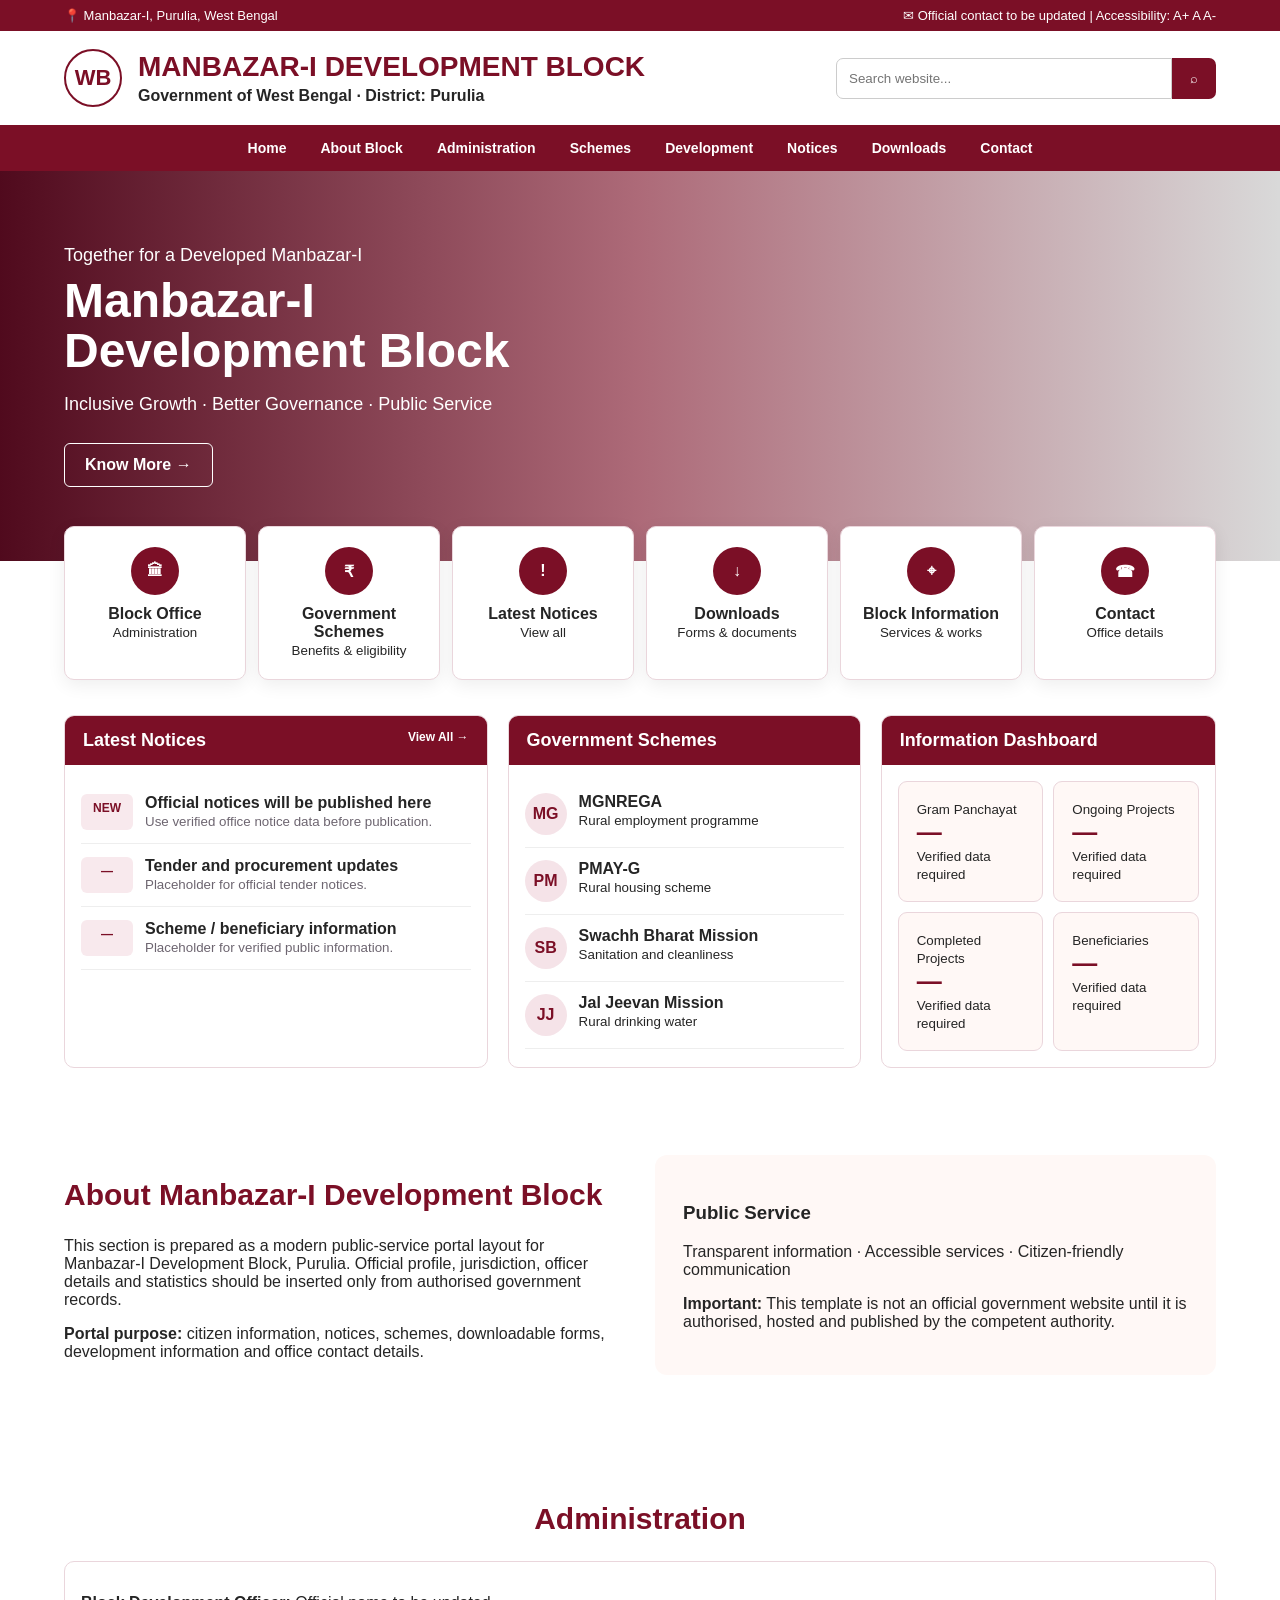
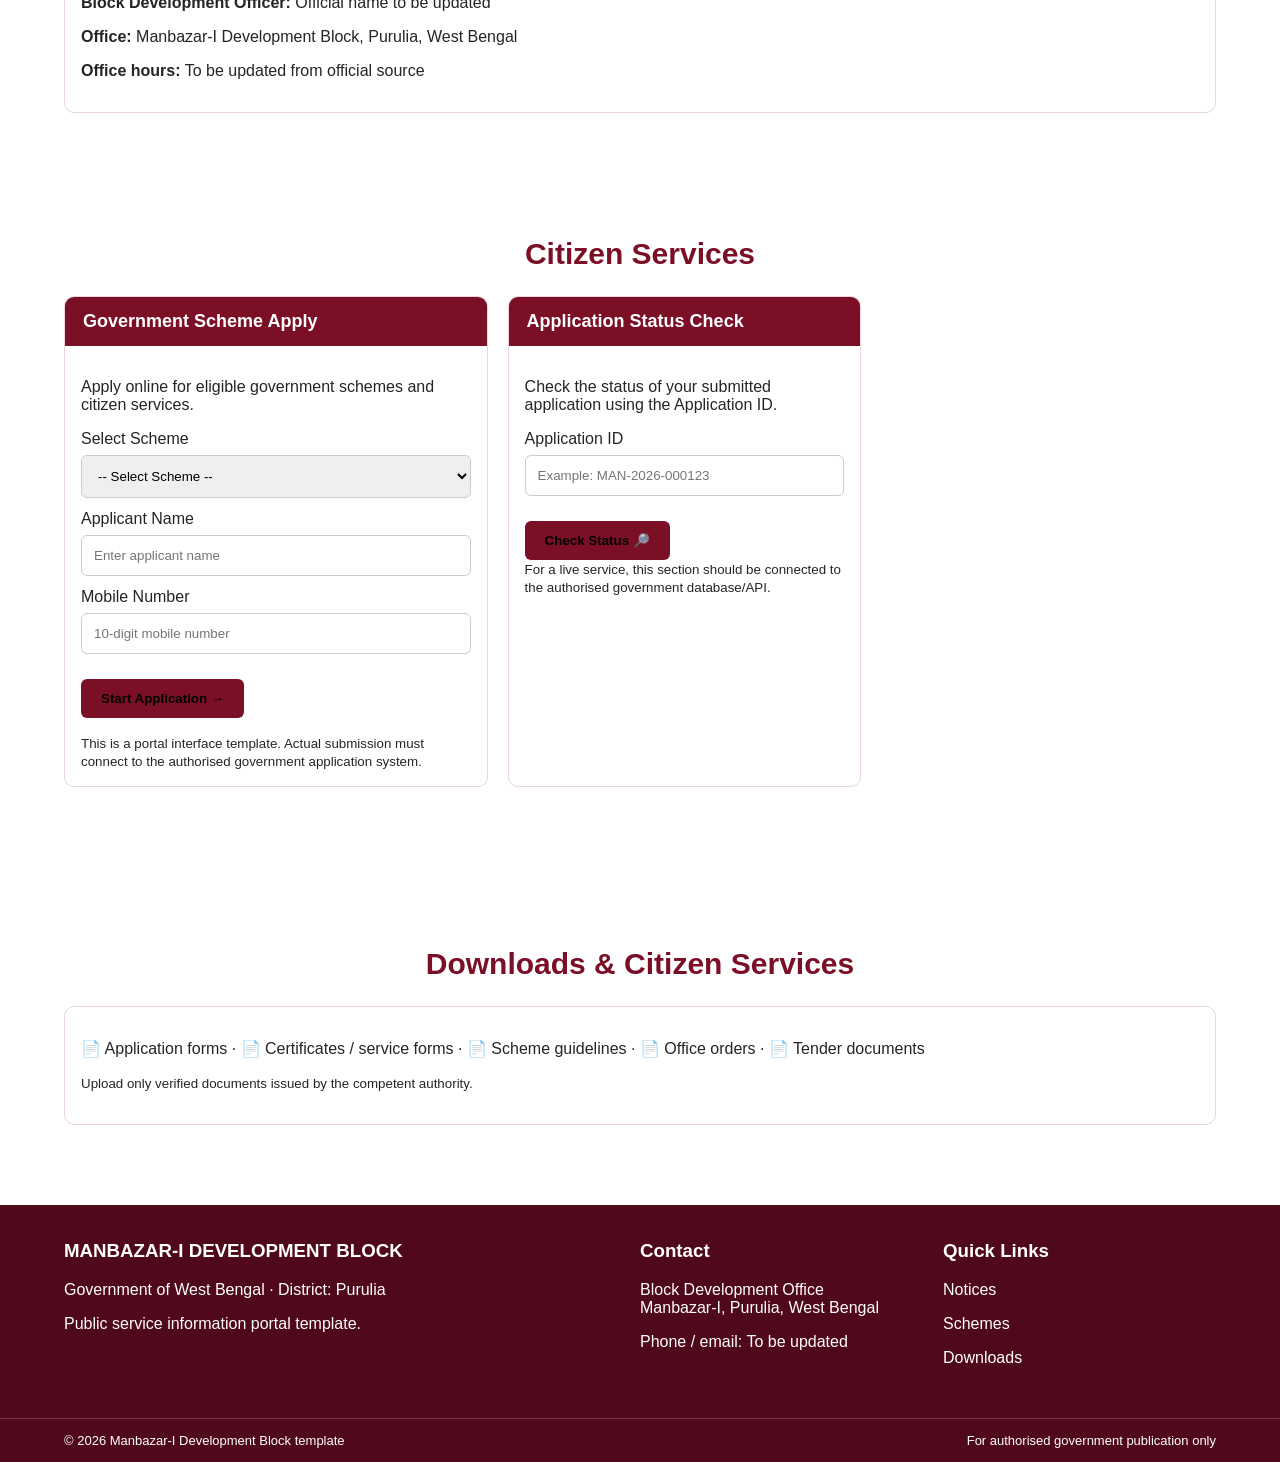
<file: index.html>
<!doctype html>
<html lang="en"><head><meta charset="utf-8"><meta name="viewport" content="width=device-width,initial-scale=1">
<title>Manbazar-I Development Block | Government of West Bengal</title><link rel="stylesheet" href="style.css"></head>
<body>
<div class="top"><span>📍 Manbazar-I, Purulia, West Bengal</span><span>✉ Official contact to be updated | Accessibility: A+ A A-</span></div>
<header class="header"><div class="brand"><div class="emblem">WB</div><div><h1>MANBAZAR-I DEVELOPMENT BLOCK</h1><p>Government of West Bengal · District: Purulia</p></div></div><div class="search"><input id="search" placeholder="Search website..."><button>⌕</button></div></header>
<nav class="nav">
<a href="index.html">Home</a><a href="#about">About Block</a><a href="#administration">Administration</a><a href="#schemes">Schemes</a><a href="#development">Development</a><a href="notices.html">Notices</a><a href="#downloads">Downloads</a><a href="#contact">Contact</a>
</nav>
<section class="hero"><div class="hero-inner"><div class="eyebrow">Together for a Developed Manbazar-I</div><h2>Manbazar-I<br>Development Block</h2><p>Inclusive Growth · Better Governance · Public Service</p><a class="btn" href="#about">Know More →</a></div></section>
<main class="container">
<div class="quick">
<a href="#administration"><div class="icon">🏛</div><b>Block Office</b><br><small>Administration</small></a>
<a href="#schemes"><div class="icon">₹</div><b>Government Schemes</b><br><small>Benefits & eligibility</small></a>
<a href="notices.html"><div class="icon">!</div><b>Latest Notices</b><br><small>View all</small></a>
<a href="#downloads"><div class="icon">↓</div><b>Downloads</b><br><small>Forms & documents</small></a>
<a href="#development"><div class="icon">⌖</div><b>Block Information</b><br><small>Services & works</small></a>
<a href="#contact"><div class="icon">☎</div><b>Contact</b><br><small>Office details</small></a>
</div>
<div class="grid">
<section class="card"><h3>Latest Notices <a style="float:right;font-size:12px" href="notices.html">View All →</a></h3><div class="card-body">
<div class="notice" data-search="notice government information"><div class="date">NEW</div><div><b>Official notices will be published here</b><br><small>Use verified office notice data before publication.</small></div></div>
<div class="notice" data-search="tender development"><div class="date">—</div><div><b>Tender and procurement updates</b><br><small>Placeholder for official tender notices.</small></div></div>
<div class="notice" data-search="scheme beneficiary"><div class="date">—</div><div><b>Scheme / beneficiary information</b><br><small>Placeholder for verified public information.</small></div></div>
</div></section>
<section class="card" id="schemes"><h3>Government Schemes</h3><div class="card-body">
<div class="scheme"><div class="dot">MG</div><div><b>MGNREGA</b><br><small>Rural employment programme</small></div></div>
<div class="scheme"><div class="dot">PM</div><div><b>PMAY-G</b><br><small>Rural housing scheme</small></div></div>
<div class="scheme"><div class="dot">SB</div><div><b>Swachh Bharat Mission</b><br><small>Sanitation and cleanliness</small></div></div>
<div class="scheme"><div class="dot">JJ</div><div><b>Jal Jeevan Mission</b><br><small>Rural drinking water</small></div></div>
</div></section>
<section class="card" id="development"><h3>Information Dashboard</h3><div class="card-body"><div class="stats">
<div class="stat"><small>Gram Panchayat</small><b>—</b><small>Verified data required</small></div>
<div class="stat"><small>Ongoing Projects</small><b>—</b><small>Verified data required</small></div>
<div class="stat"><small>Completed Projects</small><b>—</b><small>Verified data required</small></div>
<div class="stat"><small>Beneficiaries</small><b>—</b><small>Verified data required</small></div>
</div></div></section>
</div>
<section class="section" id="about"><div class="about"><div><h2 style="text-align:left">About Manbazar-I Development Block</h2><p>This section is prepared as a modern public-service portal layout for Manbazar-I Development Block, Purulia. Official profile, jurisdiction, officer details and statistics should be inserted only from authorised government records.</p><p><b>Portal purpose:</b> citizen information, notices, schemes, downloadable forms, development information and office contact details.</p></div><div class="about-box"><h3>Public Service</h3><p>Transparent information · Accessible services · Citizen-friendly communication</p><p><b>Important:</b> This template is not an official government website until it is authorised, hosted and published by the competent authority.</p></div></div></section>
<section class="section" id="administration"><h2>Administration</h2><div class="card"><div class="card-body"><p><b>Block Development Officer:</b> Official name to be updated</p><p><b>Office:</b> Manbazar-I Development Block, Purulia, West Bengal</p><p><b>Office hours:</b> To be updated from official source</p></div></div></section>

<section class="section" id="citizen-services">
<h2>Citizen Services</h2>
<div class="grid" style="margin-top:25px">
<section class="card">
<h3>Government Scheme Apply</h3>
<div class="card-body">
<p>Apply online for eligible government schemes and citizen services.</p>
<form onsubmit="return submitApplication(event)">
<label for="scheme">Select Scheme</label>
<select id="scheme" required style="width:100%;padding:12px;margin:7px 0 12px;border:1px solid #ccc;border-radius:6px">
<option value="">-- Select Scheme --</option>
<option>MGNREGA</option>
<option>PMAY-G</option>
<option>Swachh Bharat Mission</option>
<option>Jal Jeevan Mission</option>
<option>Other Government Scheme</option>
</select>
<label for="applicant">Applicant Name</label>
<input id="applicant" required placeholder="Enter applicant name" style="width:100%;padding:12px;margin:7px 0 12px;border:1px solid #ccc;border-radius:6px">
<label for="mobile">Mobile Number</label>
<input id="mobile" type="tel" required placeholder="10-digit mobile number" pattern="[0-9]{10}" style="width:100%;padding:12px;margin:7px 0 15px;border:1px solid #ccc;border-radius:6px">
<button class="btn" style="background:var(--maroon);border:0;cursor:pointer" type="submit">Start Application →</button>
</form>
<p id="applyMsg" style="color:var(--green);font-weight:700"></p>
<small>This is a portal interface template. Actual submission must connect to the authorised government application system.</small>
</div>
</section>

<section class="card">
<h3>Application Status Check</h3>
<div class="card-body">
<p>Check the status of your submitted application using the Application ID.</p>
<form onsubmit="return checkStatus(event)">
<label for="applicationId">Application ID</label>
<input id="applicationId" required placeholder="Example: MAN-2026-000123" style="width:100%;padding:12px;margin:7px 0 15px;border:1px solid #ccc;border-radius:6px">
<button class="btn" style="background:var(--maroon);border:0;cursor:pointer" type="submit">Check Status 🔎</button>
</form>
<div id="statusResult" style="margin-top:18px;padding:15px;background:var(--cream);border-radius:8px;display:none"></div>
<small>For a live service, this section should be connected to the authorised government database/API.</small>
</div>
</section>
</div>
</section>
<section class="section" id="downloads"><h2>Downloads & Citizen Services</h2><div class="card"><div class="card-body"><p>📄 Application forms · 📄 Certificates / service forms · 📄 Scheme guidelines · 📄 Office orders · 📄 Tender documents</p><p><small>Upload only verified documents issued by the competent authority.</small></p></div></div></section>
</main>
<footer id="contact"><div class="footer-main"><div><h3>MANBAZAR-I DEVELOPMENT BLOCK</h3><p>Government of West Bengal · District: Purulia</p><p>Public service information portal template.</p></div><div><h3>Contact</h3><p>Block Development Office<br>Manbazar-I, Purulia, West Bengal</p><p>Phone / email: To be updated</p></div><div><h3>Quick Links</h3><p><a href="notices.html">Notices</a></p><p><a href="#schemes">Schemes</a></p><p><a href="#downloads">Downloads</a></p></div></div><div class="footer-bottom"><span>© <span id="year"></span> Manbazar-I Development Block template</span><span>For authorised government publication only</span></div></footer>
<script src="script.js"></script></body></html>
</file>
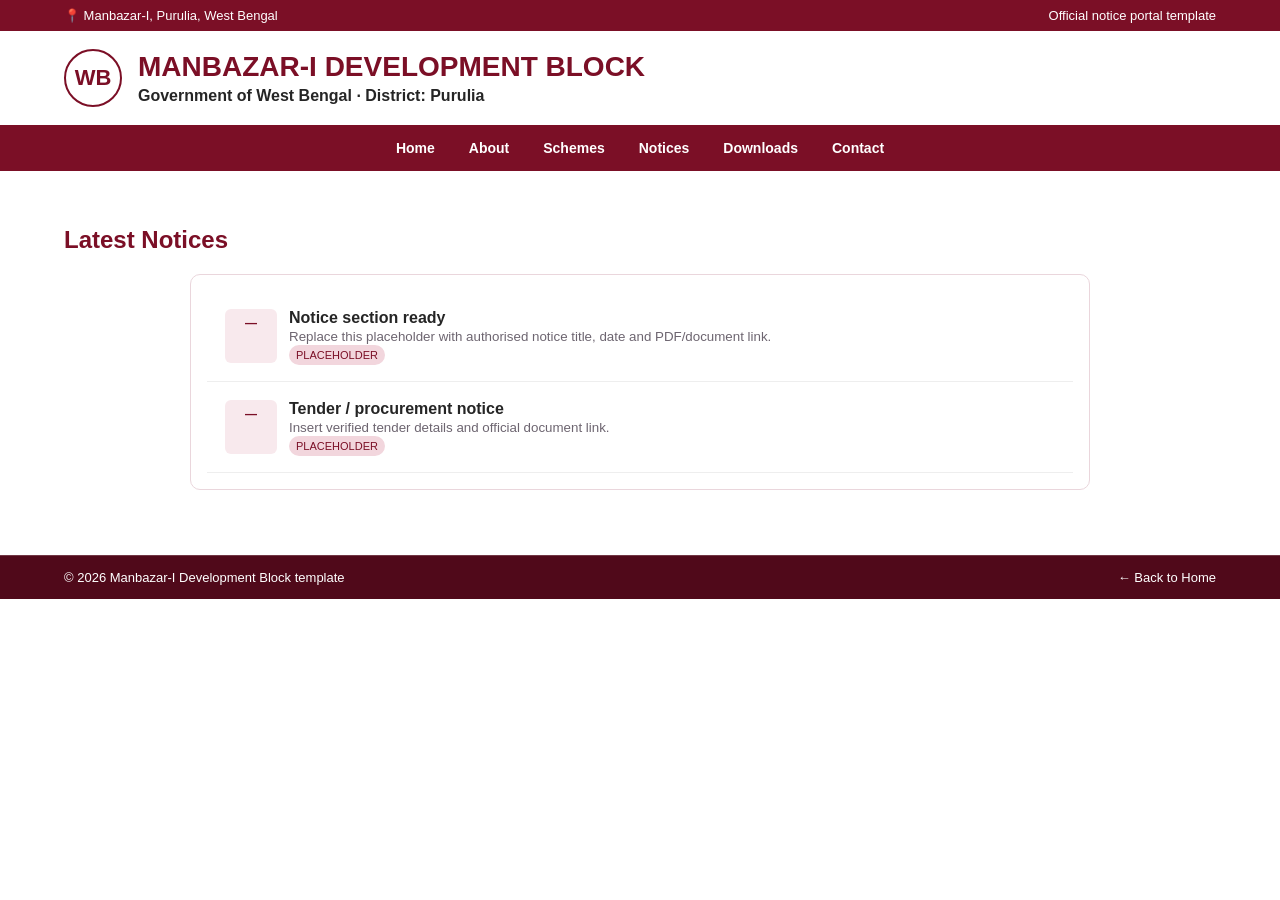
<file: notices.html>
<!doctype html><html lang="en"><head><meta charset="utf-8"><meta name="viewport" content="width=device-width,initial-scale=1"><title>Notices | Manbazar-I Development Block</title><link rel="stylesheet" href="style.css"></head><body>
<div class="top"><span>📍 Manbazar-I, Purulia, West Bengal</span><span>Official notice portal template</span></div>
<header class="header"><div class="brand"><div class="emblem">WB</div><div><h1>MANBAZAR-I DEVELOPMENT BLOCK</h1><p>Government of West Bengal · District: Purulia</p></div></div></header>
<nav class="nav"><a href="index.html">Home</a><a href="index.html#about">About</a><a href="index.html#schemes">Schemes</a><a href="notices.html">Notices</a><a href="index.html#downloads">Downloads</a><a href="index.html#contact">Contact</a></nav>
<main class="container notice-page"><h2 style="color:#7b0f26">Latest Notices</h2><div class="list">
<div class="card"><div class="card-body"><div class="notice"><div class="date">—</div><div><b>Notice section ready</b><br><small>Replace this placeholder with authorised notice title, date and PDF/document link.</small><br><span class="badge">PLACEHOLDER</span></div></div>
<div class="notice"><div class="date">—</div><div><b>Tender / procurement notice</b><br><small>Insert verified tender details and official document link.</small><br><span class="badge">PLACEHOLDER</span></div></div>
</div></div></div></main>
<footer><div class="footer-bottom"><span>© <span id="year"></span> Manbazar-I Development Block template</span><a href="index.html">← Back to Home</a></div></footer><script src="script.js"></script></body></html>
</file>
<file: style.css>
:root{
 --maroon:#7b0f26; --maroon2:#9b1835; --cream:#fff8f6; --ink:#252525;
 --muted:#6d6570; --line:#ead6dc; --white:#fff; --green:#19734a;
}
*{box-sizing:border-box} html{scroll-behavior:smooth}
body{margin:0;font-family:Arial,"Noto Sans Bengali",sans-serif;color:var(--ink);background:#fff}
a{text-decoration:none;color:inherit}.top{background:var(--maroon);color:#fff;padding:8px 5%;font-size:13px;display:flex;justify-content:space-between;gap:15px;flex-wrap:wrap}
.header{padding:18px 5%;display:flex;align-items:center;justify-content:space-between;gap:25px;background:#fff}
.brand{display:flex;align-items:center;gap:16px}.emblem{width:58px;height:58px;border:2px solid var(--maroon);border-radius:50%;display:grid;place-items:center;color:var(--maroon);font-weight:800;font-size:22px}
.brand h1{margin:0;color:var(--maroon);font-size:28px}.brand p{margin:4px 0 0;font-weight:600}
.search{display:flex;max-width:380px;width:100%}.search input{flex:1;padding:12px;border:1px solid #ccc;border-radius:7px 0 0 7px}.search button{background:var(--maroon);color:#fff;border:0;padding:0 18px;border-radius:0 7px 7px 0}
.nav{background:var(--maroon);color:#fff;display:flex;justify-content:center;flex-wrap:wrap}.nav a{padding:15px 17px;font-weight:600;font-size:14px}.nav a:hover{background:var(--maroon2)}
.hero{min-height:390px;background:linear-gradient(90deg,rgba(73,0,20,.96),rgba(123,15,38,.62),rgba(0,0,0,.15)),url("https://images.unsplash.com/photo-1500534623283-312aade485b7?auto=format&fit=crop&w=1800&q=80") center/cover;display:flex;align-items:center;color:#fff}
.hero-inner{width:90%;max-width:1200px;margin:auto}.eyebrow{font-size:18px}.hero h2{font-size:48px;line-height:1.05;margin:10px 0}.hero p{font-size:18px;max-width:650px}.btn{display:inline-block;padding:12px 20px;border:1px solid #fff;border-radius:6px;margin-top:10px;font-weight:700}
.container{width:90%;max-width:1200px;margin:auto}.quick{display:grid;grid-template-columns:repeat(6,1fr);gap:12px;margin-top:-35px;position:relative}.quick a{background:#fff;border:1px solid var(--line);border-radius:10px;padding:20px 10px;text-align:center;box-shadow:0 5px 18px #00000012}.icon{width:48px;height:48px;border-radius:50%;background:var(--maroon);color:#fff;margin:0 auto 10px;display:grid;place-items:center;font-weight:800}
.grid{display:grid;grid-template-columns:1.2fr 1fr .95fr;gap:20px;margin:35px 0}.card{border:1px solid var(--line);border-radius:10px;overflow:hidden;background:#fff}.card h3{margin:0;padding:14px 18px;background:var(--maroon);color:#fff;font-size:18px}.card-body{padding:16px}.notice{display:flex;gap:12px;padding:13px 0;border-bottom:1px solid #eee}.date{min-width:52px;text-align:center;background:#f8e9ed;color:var(--maroon);padding:7px;border-radius:6px;font-weight:800;font-size:12px}.notice small{color:var(--muted)}.scheme{display:flex;gap:12px;padding:12px 0;border-bottom:1px solid #eee}.scheme .dot{width:42px;height:42px;border-radius:50%;background:#f5e3e8;color:var(--maroon);display:grid;place-items:center;font-weight:800}
.stats{display:grid;grid-template-columns:1fr 1fr;gap:10px}.stat{padding:18px;border-radius:9px;background:var(--cream);border:1px solid var(--line)}.stat b{display:block;font-size:25px;color:var(--maroon)}
.section{padding:50px 0}.section h2{text-align:center;color:var(--maroon);font-size:30px}.about{display:grid;grid-template-columns:1fr 1fr;gap:30px;align-items:center}.about-box{background:var(--cream);padding:28px;border-radius:12px}
footer{background:#50091a;color:#fff;margin-top:30px}.footer-main{padding:35px 5%;display:grid;grid-template-columns:2fr 1fr 1fr;gap:30px}.footer-main h3{margin-top:0}.footer-bottom{border-top:1px solid #ffffff30;padding:14px 5%;font-size:13px;display:flex;justify-content:space-between;gap:10px;flex-wrap:wrap}
.notice-page{padding:35px 0}.list{max-width:900px;margin:auto}.list .notice{padding:18px;background:#fff}.badge{font-size:11px;background:#f2d6dd;color:var(--maroon);padding:4px 7px;border-radius:12px}
@media(max-width:900px){.quick{grid-template-columns:repeat(3,1fr)}.grid,.about{grid-template-columns:1fr}.header{flex-direction:column;align-items:flex-start}.search{max-width:none}.hero h2{font-size:38px}.footer-main{grid-template-columns:1fr 1fr}}
@media(max-width:600px){.top{font-size:11px}.brand h1{font-size:21px}.quick{grid-template-columns:repeat(2,1fr)}.hero{min-height:340px}.hero h2{font-size:32px}.nav a{padding:11px 9px;font-size:12px}}
</file>
